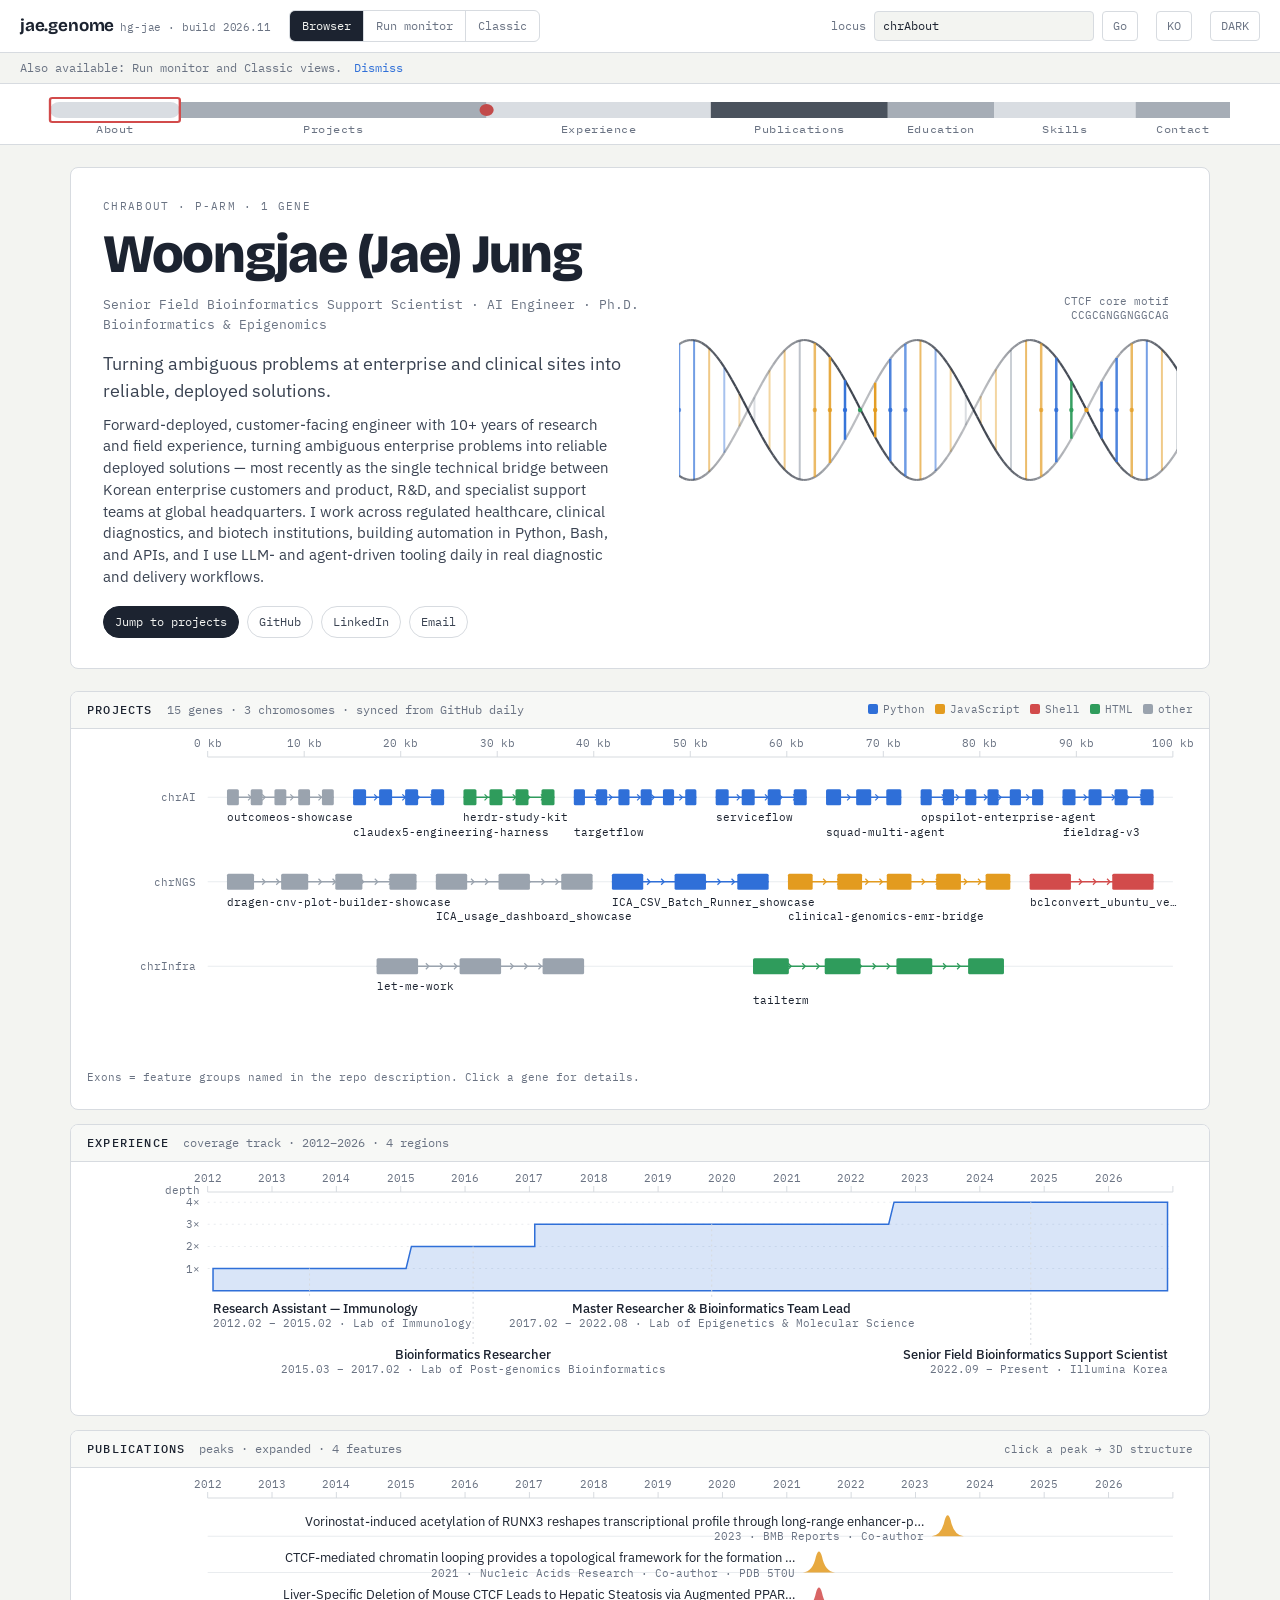
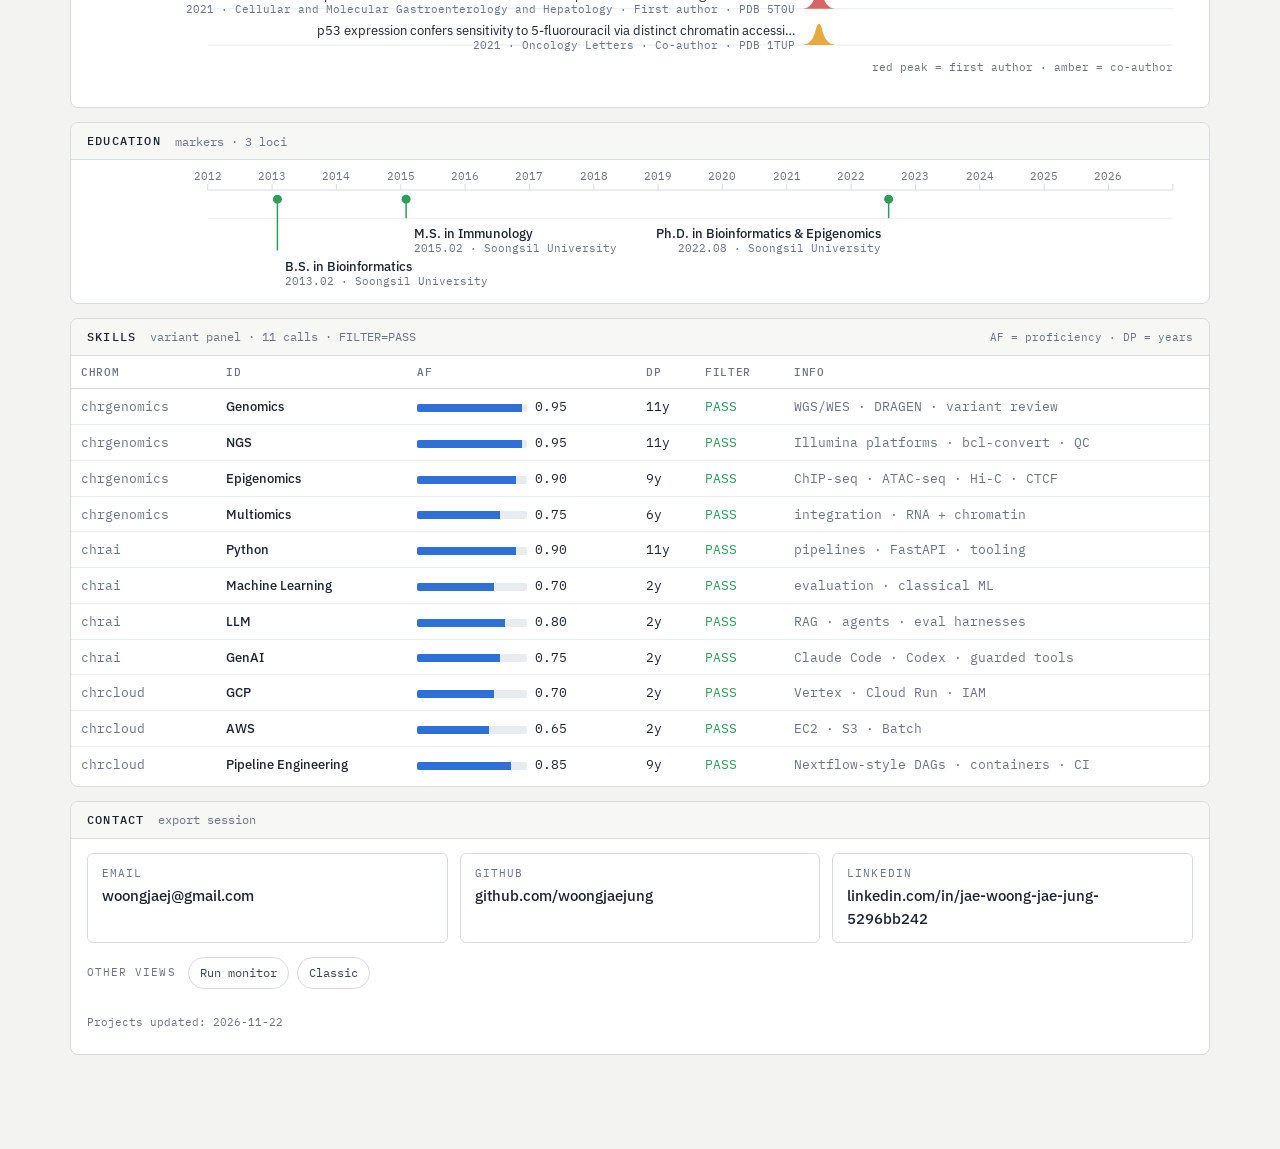
<file: index.html>
<!DOCTYPE html>
<html lang="en" data-theme="light" data-view="browser">
<head>
  <meta charset="utf-8" />
  <meta name="viewport" content="width=device-width, initial-scale=1" />
  <title>Woongjae (Jae) Jung — Bioinformatics · AI</title>
  <meta name="description" content="Portfolio of Woongjae (Jae) Jung — Senior Field Bioinformatics Support Scientist, AI Engineer, Ph.D. Bioinformatics & Epigenomics. Rendered as a genome browser." />
  <meta name="theme-color" content="#f3f4f1" />
  <meta property="og:title" content="Woongjae (Jae) Jung — Bioinformatics · AI" />
  <meta property="og:description" content="Projects as genes, career as coverage, papers as peaks." />
  <meta property="og:type" content="website" />
  <link rel="preconnect" href="https://fonts.googleapis.com" />
  <link rel="preconnect" href="https://fonts.gstatic.com" crossorigin />
  <link href="https://fonts.googleapis.com/css2?family=Bricolage+Grotesque:opsz,wght@12..96,400..800&family=IBM+Plex+Sans:wght@400;500;600&family=IBM+Plex+Mono:wght@400;500&family=Noto+Sans+KR:wght@400;500;700&display=swap" rel="stylesheet" />
  <link rel="stylesheet" href="assets/css/base.css" />
  <link rel="stylesheet" href="assets/css/browser.css" />
  <link rel="icon" href="data:image/svg+xml,<svg xmlns='http://www.w3.org/2000/svg' viewBox='0 0 100 100'><text y='.9em' font-size='90'>🧬</text></svg>" />
  <script>try{var th=localStorage.getItem("theme");if(th==="dark"||th==="light")document.documentElement.dataset.theme=th;}catch(e){}</script>
</head>
<body>
  <a class="skip-link" href="#projects">Skip to projects</a>
  <div id="topbar" class="topbar"></div>
  <div class="ideo"><div class="ideo-inner"><svg id="ideo" viewBox="0 0 1000 46" preserveAspectRatio="none" aria-label="Section navigation drawn as a chromosome ideogram"></svg></div></div>

  <main class="wrap">
    <section class="hero" id="about">
      <div>
        <p class="eyebrow" id="hero-eyebrow" data-i18n="hero_eyebrow"></p>
        <h1 id="hero-name"></h1>
        <p class="tagline" id="hero-tagline"></p>
        <p class="intro" id="hero-intro"></p>
        <p class="about" id="hero-about"></p>
        <div class="chips" id="hero-chips"></div>
      </div>
      <div class="helix">
        <canvas id="helix" aria-hidden="true"></canvas>
        <div class="helix-cap" id="helix-cap"></div>
        <div class="ticker" aria-hidden="true"><span id="ticker"></span></div>
      </div>
    </section>

    <section class="track" id="projects">
      <div class="track-head"><h2 data-i18n="heading_projects"></h2><span class="meta" id="projects-meta"></span><div class="right legend" id="lang-legend"></div></div>
      <div class="track-body"><svg id="genes" aria-label="Projects drawn as genes on chromosome rows"></svg></div>
      <p class="track-note" id="projects-note"></p>
    </section>

    <section class="track" id="experience">
      <div class="track-head"><h2 data-i18n="heading_experience"></h2><span class="meta" id="experience-meta"></span></div>
      <div class="track-body"><svg id="coverage" viewBox="0 0 1100 230" aria-label="Career timeline drawn as a coverage track"></svg></div>
    </section>

    <section class="track" id="publications">
      <div class="track-head"><h2 data-i18n="heading_publications"></h2><span class="meta" id="publications-meta"></span><div class="right egg-hint" id="egg-hint"></div></div>
      <div class="track-body"><svg id="peaks" aria-label="Publications drawn as peaks"></svg></div>
    </section>

    <section class="track" id="education">
      <div class="track-head"><h2 data-i18n="heading_education"></h2><span class="meta" id="education-meta"></span></div>
      <div class="track-body"><svg id="edu" viewBox="0 0 1100 120" aria-label="Degrees drawn as markers on the career timeline"></svg></div>
    </section>

    <section class="track" id="skills">
      <div class="track-head"><h2 data-i18n="heading_skills"></h2><span class="meta" id="skills-meta"></span><div class="right legend" id="skills-legend"></div></div>
      <div class="track-body table-body">
        <table class="vcf" id="vcf"><thead><tr><th>CHROM</th><th>ID</th><th>AF</th><th>DP</th><th>FILTER</th><th class="info-col">INFO</th></tr></thead><tbody></tbody></table>
      </div>
    </section>

    <section class="track" id="contact">
      <div class="track-head"><h2 data-i18n="heading_contact"></h2><span class="meta" id="contact-meta"></span></div>
      <div class="export" id="export"></div>
      <div class="chips footer-views" id="footer-views"></div>
      <p class="track-note" id="footer-updated"></p>
    </section>
  </main>

  <div class="popup" id="popup" role="dialog" aria-label="Gene details" hidden></div>
  <div class="drawer" id="drawer" role="dialog" aria-modal="true" aria-label="Structure viewer" hidden>
    <div class="panel">
      <div class="viewer"><div class="stage" id="stage"></div><div class="loading" id="vload"></div><div class="hud" id="hud"></div></div>
      <div class="side">
        <button class="x" id="dclose" type="button"></button>
        <p class="eyebrow" id="d-eyebrow"></p>
        <h3 id="d-title"></h3>
        <p id="d-role"></p>
        <div class="kv" id="d-kv"></div>
        <p id="d-blurb"></p>
        <div class="btns"><a class="primary" id="d-doi" target="_blank" rel="noopener">DOI</a><a id="d-rcsb" target="_blank" rel="noopener">RCSB</a></div>
      </div>
    </div>
  </div>

  <script type="module" src="assets/js/browser/index.js"></script>
</body>
</html>
</file>
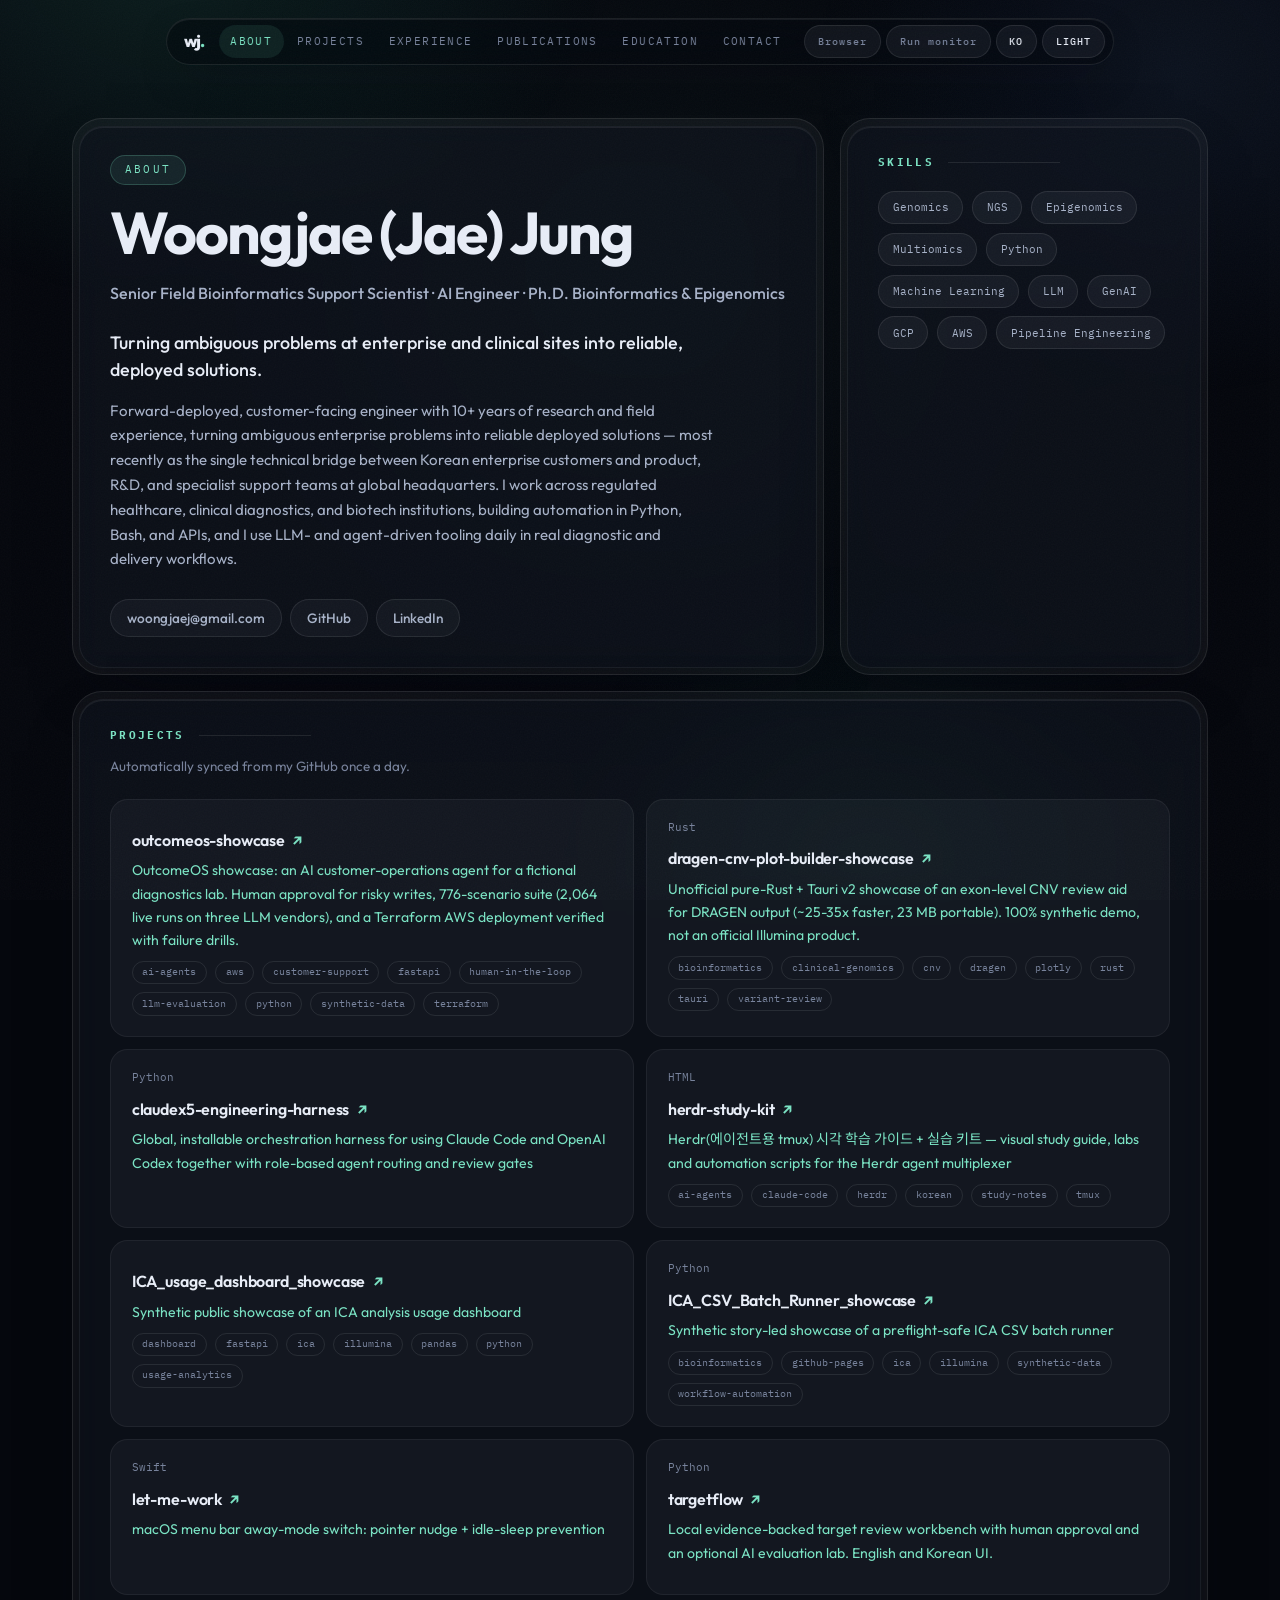
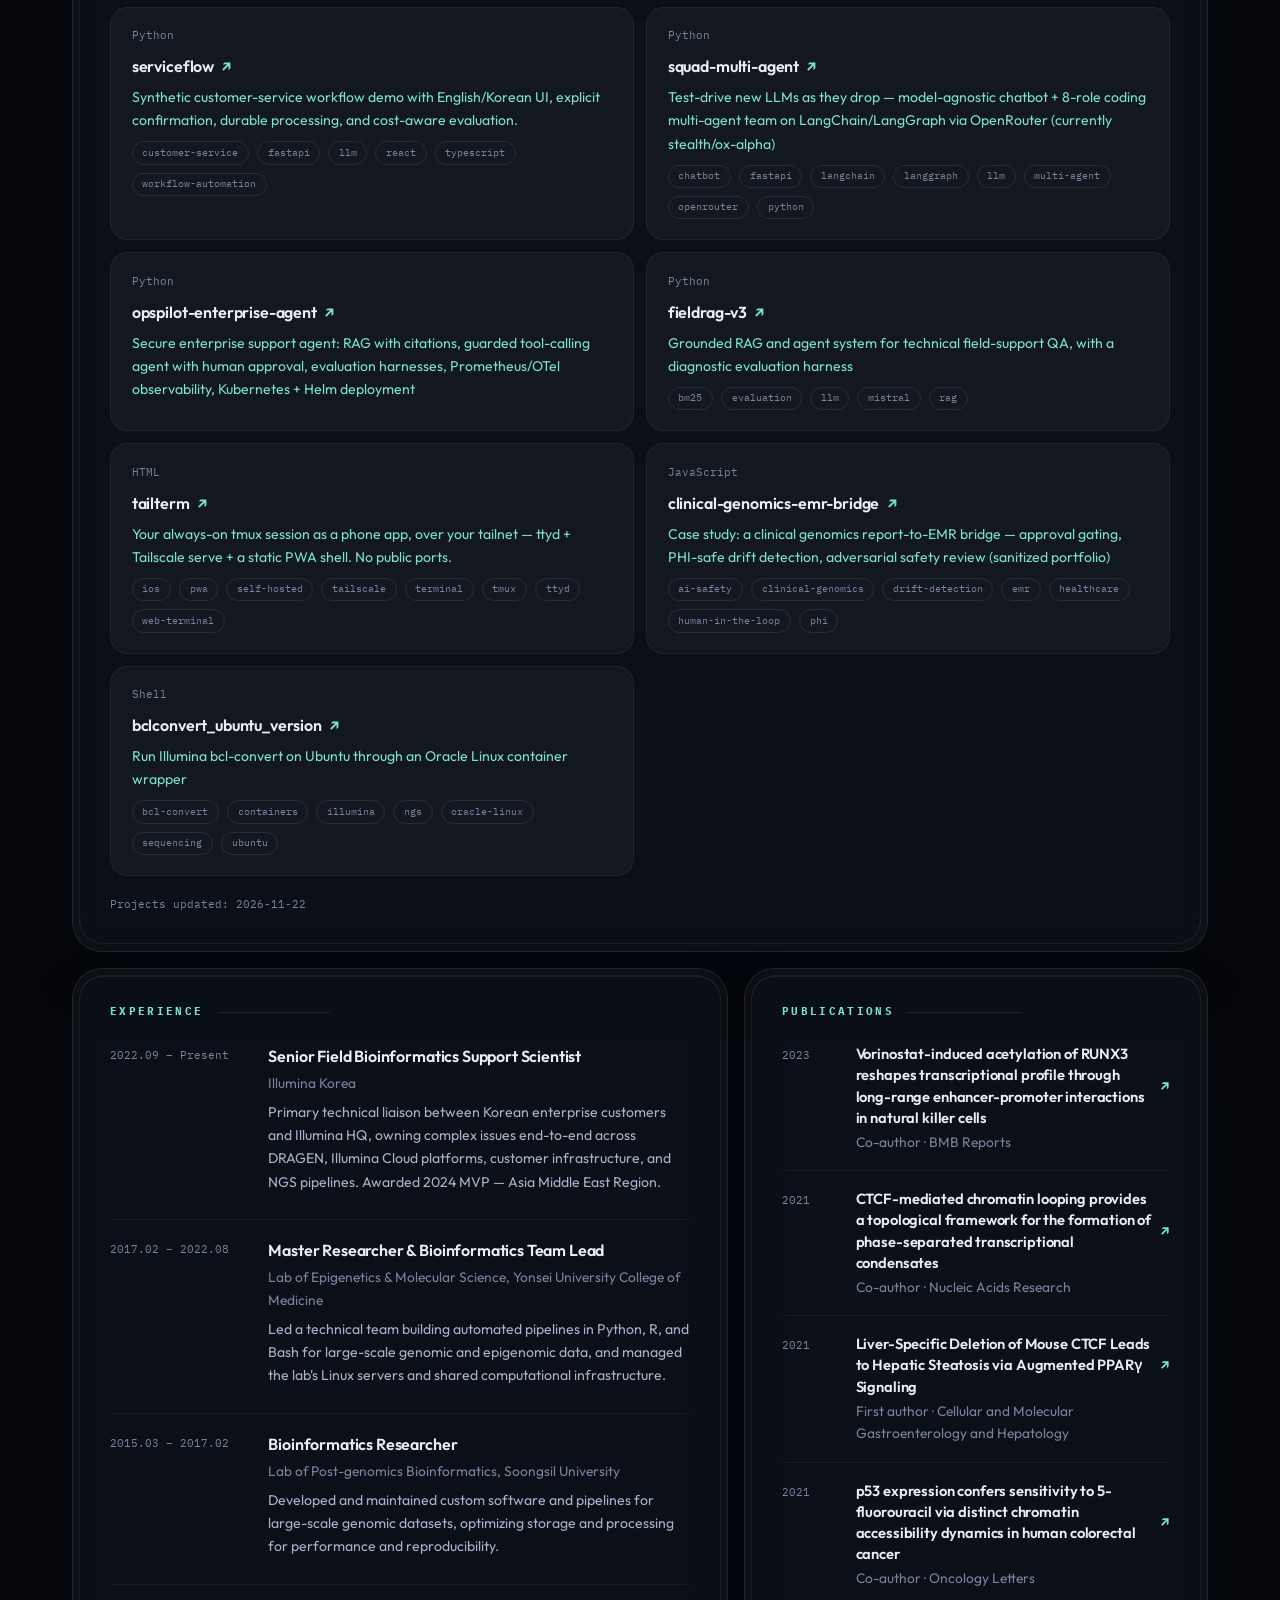
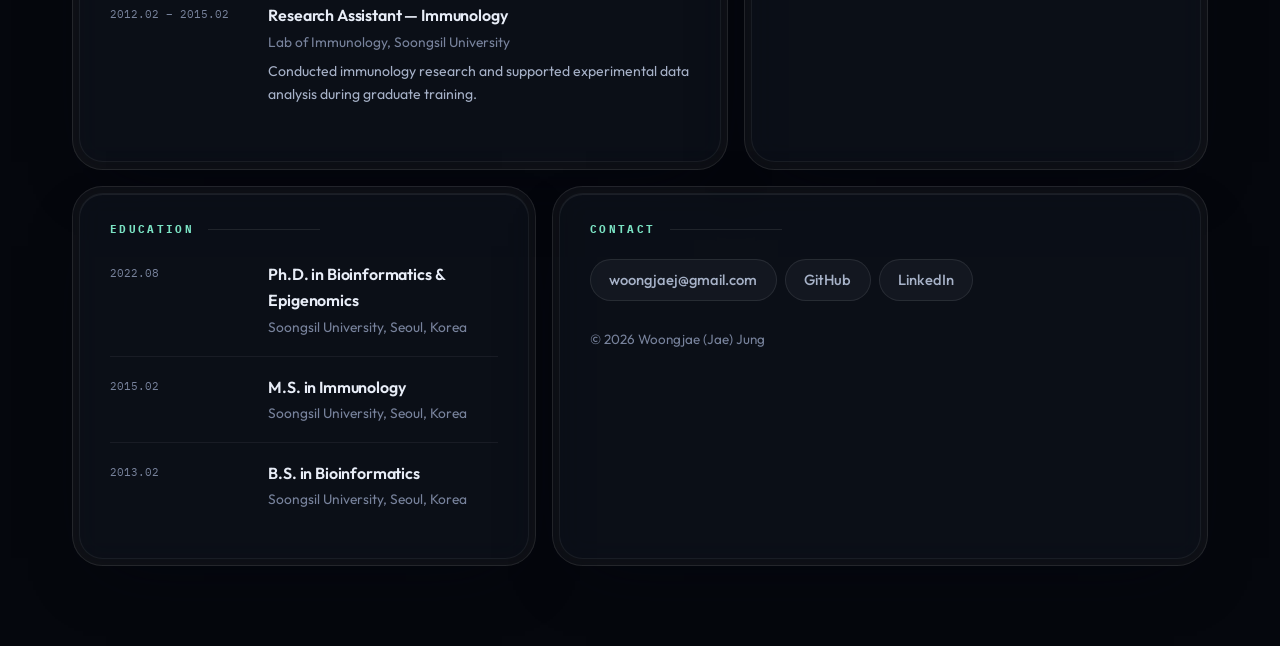
<file: classic.html>
<!DOCTYPE html>
<html lang="en" data-theme="dark">
<head>
  <meta charset="utf-8" />
  <meta name="viewport" content="width=device-width, initial-scale=1" />
  <title>Woongjae (Jae) Jung — Classic view</title>
  <meta name="description" content="Portfolio of Woongjae (Jae) Jung — Senior Field Bioinformatics Support Scientist, AI Engineer, Ph.D. Bioinformatics & Epigenomics." />
  <meta name="theme-color" content="#05070d" />
  <meta property="og:title" content="Woongjae (Jae) Jung — Bioinformatics · AI" />
  <meta property="og:description" content="Senior Field Bioinformatics Support Scientist · AI Engineer · Ph.D. Bioinformatics & Epigenomics" />
  <meta property="og:type" content="website" />
  <link rel="preconnect" href="https://fonts.googleapis.com" />
  <link rel="preconnect" href="https://fonts.gstatic.com" crossorigin />
  <link href="https://fonts.googleapis.com/css2?family=Outfit:wght@400;500;600;700;800&family=IBM+Plex+Mono:wght@400;500&family=Noto+Sans+KR:wght@400;500;700&display=swap" rel="stylesheet" />
  <link rel="stylesheet" href="assets/css/style.css" />
  <link rel="icon" href="data:image/svg+xml,<svg xmlns='http://www.w3.org/2000/svg' viewBox='0 0 100 100'><text y='.9em' font-size='90'>🧬</text></svg>" />
</head>
<body>
  <a class="skip-link" href="#about">Skip to content</a>

  <div id="spotlight" aria-hidden="true"></div>
  <div class="orbs" aria-hidden="true"></div>
  <div class="grain" aria-hidden="true"></div>

  <nav id="site-nav" aria-label="Sections">
    <a class="brand" href="#about" aria-label="Woongjae Jung — home">wj<span class="brand-dot">.</span></a>
    <div class="nav-links">
      <a class="side-link" href="#about" data-i18n="nav_about"></a>
      <a class="side-link" href="#projects" data-i18n="nav_projects"></a>
      <a class="side-link" href="#experience" data-i18n="nav_experience" data-section-link="experience"></a>
      <a class="side-link" href="#publications" data-i18n="nav_publications" data-section-link="publications"></a>
      <a class="side-link" href="#education" data-i18n="nav_education" data-section-link="education"></a>
      <a class="side-link" href="#contact" data-i18n="nav_contact"></a>
    </div>
    <div class="toggles">
      <a class="toggle view-link" href="index.html?view=browser" data-view="browser" data-i18n="view_browser"></a>
      <a class="toggle view-link" href="run.html" data-view="run" data-i18n="view_run"></a>
      <button id="lang-toggle" class="toggle" type="button" aria-label="Switch to Korean">KO</button>
      <button id="theme-toggle" class="toggle" type="button" aria-label="Switch to light theme">LIGHT</button>
    </div>
  </nav>

  <main>
    <div class="bento">

      <section id="about" class="section bento-card hero-card" style="--d: 0ms">
        <div class="card-core">
          <p class="eyebrow" data-i18n="heading_about"></p>
          <h1 id="hero-name"></h1>
          <p id="hero-tagline" class="tagline"></p>
          <p id="about-text" class="intro"></p>
          <p id="about-full" class="body-text"></p>
          <div id="contact-links" class="chip-row hero-links"></div>
        </div>
      </section>

      <section class="section bento-card skills-card" style="--d: 90ms" aria-label="Skills">
        <div class="card-core">
          <h2 class="label" data-i18n="heading_skills"></h2>
          <div id="skill-list" class="chip-row skill-cloud"></div>
        </div>
      </section>

      <section id="projects" class="section bento-card projects-card" style="--d: 160ms">
        <div class="card-core">
          <h2 class="label" data-i18n="heading_projects"></h2>
          <p class="muted small note" data-i18n="projects_auto_note"></p>
          <div id="project-grid"></div>
          <p id="projects-updated" class="muted small updated"></p>
        </div>
      </section>

      <section id="experience" class="section bento-card experience-card" style="--d: 0ms" hidden>
        <div class="card-core">
          <h2 class="label" data-i18n="heading_experience"></h2>
          <div id="experience-list" class="entry-list"></div>
        </div>
      </section>

      <section id="publications" class="section bento-card publications-card" style="--d: 90ms" hidden>
        <div class="card-core">
          <h2 class="label" data-i18n="heading_publications"></h2>
          <div id="publication-list" class="entry-list"></div>
        </div>
      </section>

      <section id="education" class="section bento-card education-card" style="--d: 0ms" hidden>
        <div class="card-core">
          <h2 class="label" data-i18n="heading_education"></h2>
          <div id="education-list" class="entry-list"></div>
        </div>
      </section>

      <section id="contact" class="section bento-card contact-card" style="--d: 90ms">
        <div class="card-core">
          <h2 class="label" data-i18n="heading_contact"></h2>
          <div id="contact-links-main" class="chip-row contact-row"></div>
          <p class="muted small footer-note">© <span id="year"></span> Woongjae (Jae) Jung</p>
        </div>
      </section>

    </div>
  </main>

  <script type="module" src="assets/js/main.js"></script>
</body>
</html>
</file>
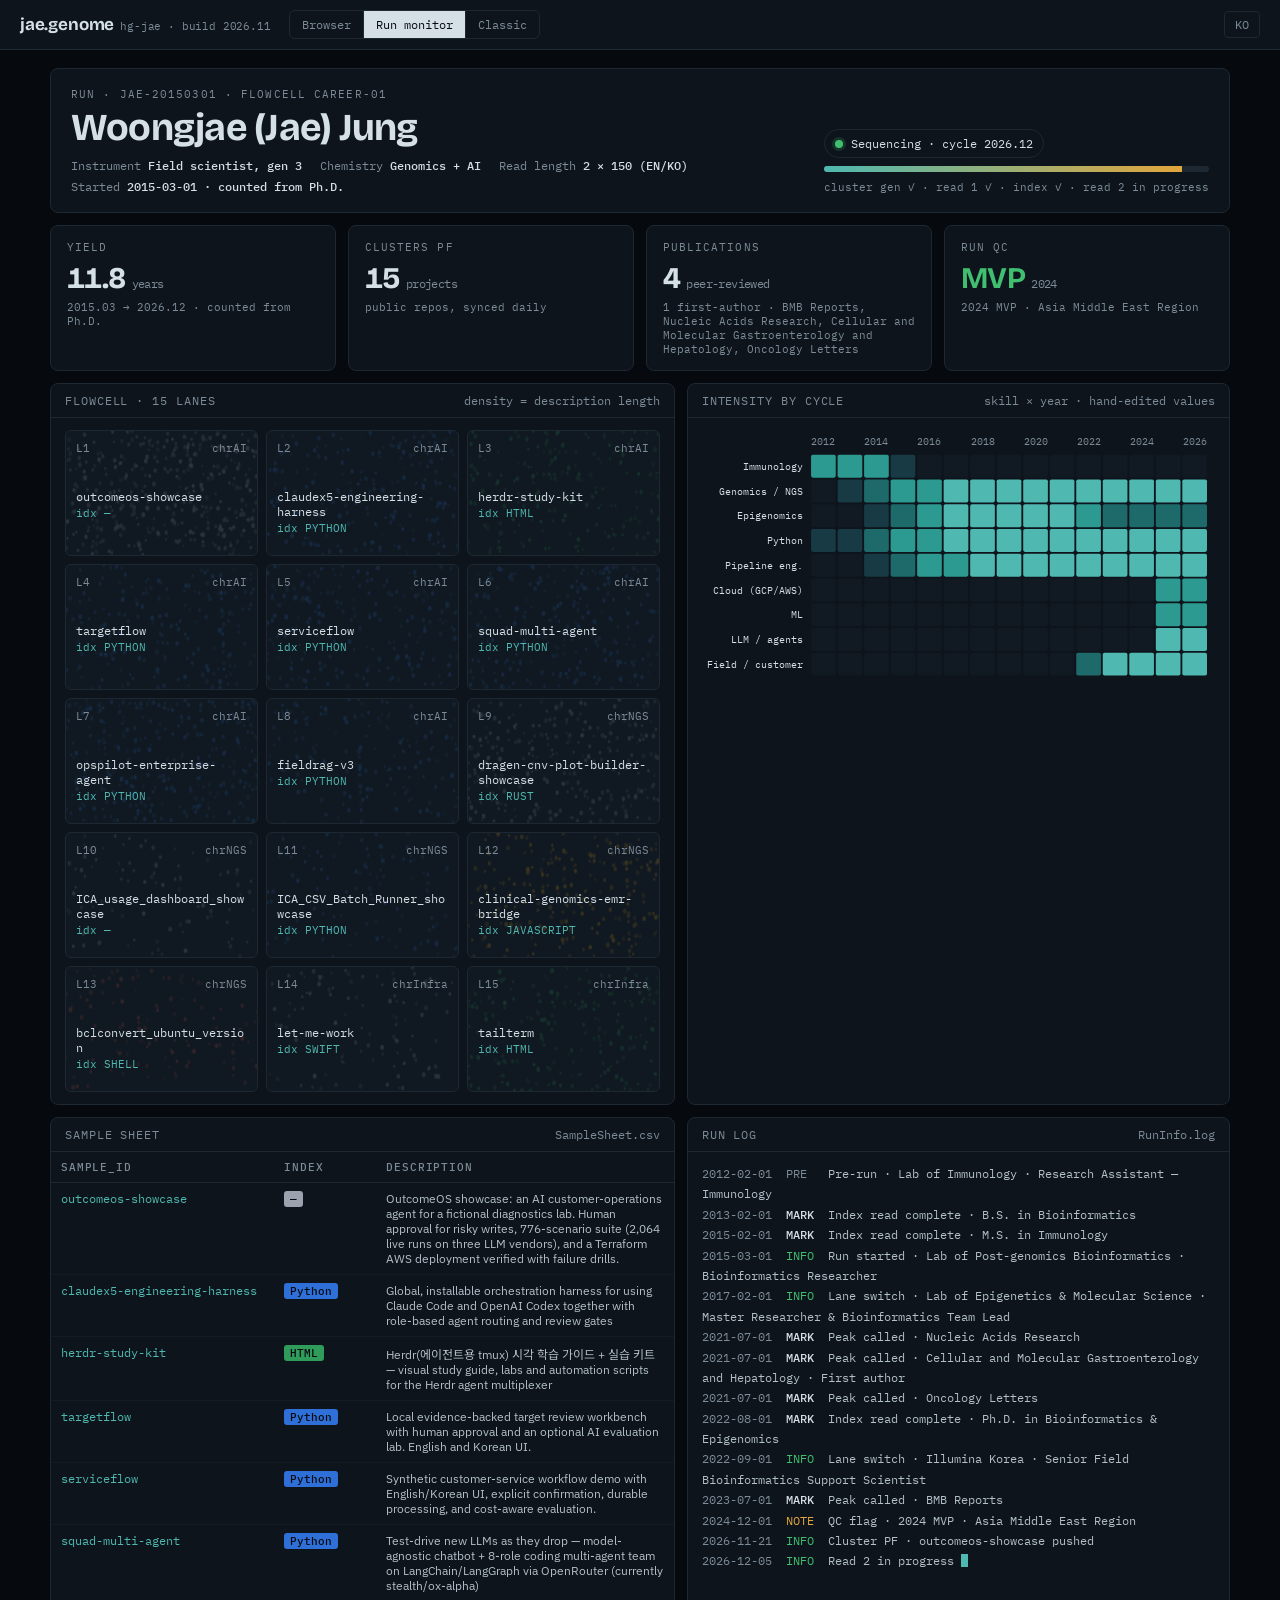
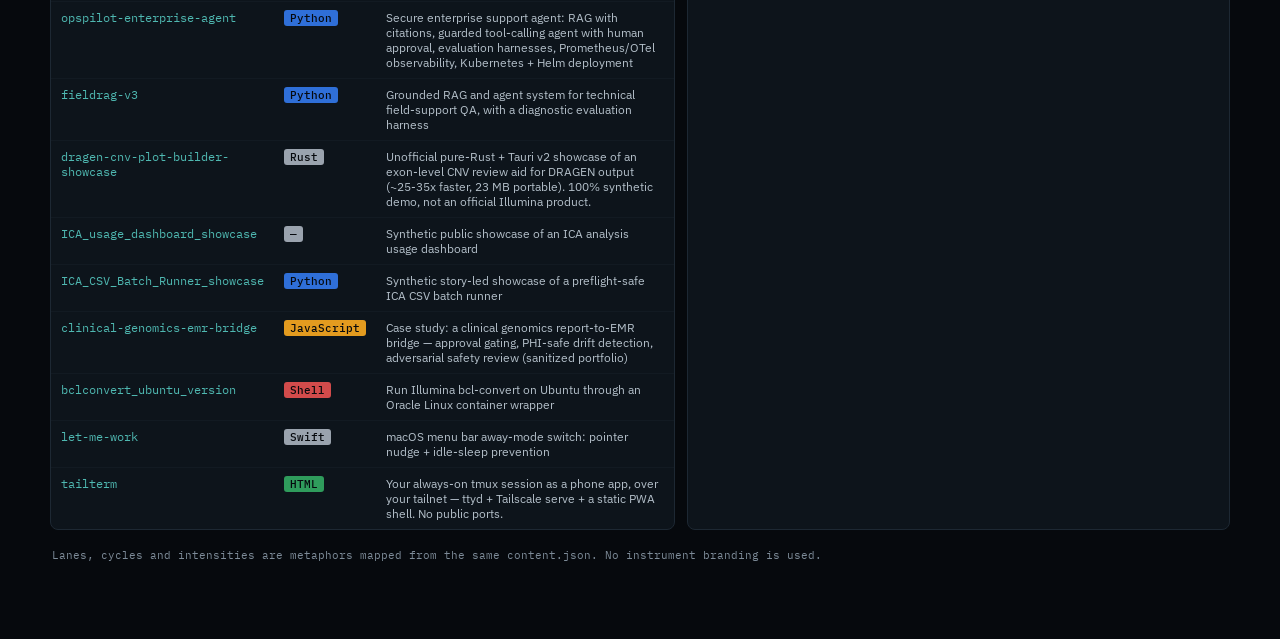
<file: run.html>
<!DOCTYPE html>
<html lang="en" data-theme="dark" data-view="run">
<head>
  <meta charset="utf-8" />
  <meta name="viewport" content="width=device-width, initial-scale=1" />
  <title>Woongjae (Jae) Jung — Run monitor</title>
  <meta name="description" content="Career of Woongjae (Jae) Jung shown as a sequencing run: lanes, cycles, sample sheet." />
  <meta name="theme-color" content="#06090d" />
  <link rel="preconnect" href="https://fonts.googleapis.com" />
  <link rel="preconnect" href="https://fonts.gstatic.com" crossorigin />
  <link href="https://fonts.googleapis.com/css2?family=Bricolage+Grotesque:opsz,wght@12..96,400..800&family=IBM+Plex+Sans:wght@400;500;600&family=IBM+Plex+Mono:wght@400;500&family=Noto+Sans+KR:wght@400;500;700&display=swap" rel="stylesheet" />
  <link rel="stylesheet" href="assets/css/base.css" />
  <link rel="stylesheet" href="assets/css/run.css" />
  <link rel="icon" href="data:image/svg+xml,<svg xmlns='http://www.w3.org/2000/svg' viewBox='0 0 100 100'><text y='.9em' font-size='90'>🧬</text></svg>" />
</head>
<body class="rm">
  <div id="topbar" class="topbar"></div>
  <main class="wrap">
    <div class="rm-head">
      <div>
        <div class="id" id="run-id"></div>
        <h1 id="run-name"></h1>
        <div class="sub" id="run-sub"></div>
      </div>
      <div class="status">
        <span class="pill"><span class="dot"></span><span id="run-status"></span></span>
        <div class="bar"><i></i></div>
        <div class="cyc" id="run-progress"></div>
      </div>
    </div>
    <div class="rm-grid" id="tiles"></div>
    <div class="rm-two">
      <div class="panel"><div class="ph"><span id="flowcell-title"></span><span class="r" id="flowcell-note"></span></div><div class="pb"><div class="flowcell" id="flowcell"></div></div></div>
      <div class="panel"><div class="ph"><span id="heat-title"></span><span class="r" id="heat-note"></span></div><div class="pb"><svg class="heat" id="heat" aria-label="Skill intensity by year"></svg></div></div>
    </div>
    <div class="rm-two">
      <div class="panel"><div class="ph"><span id="sheet-title"></span><span class="r">SampleSheet.csv</span></div><div class="pb" style="padding:0"><table class="sheet" id="sheet"><thead><tr><th>Sample_ID</th><th>Index</th><th>Description</th></tr></thead><tbody></tbody></table></div></div>
      <div class="panel"><div class="ph"><span id="log-title"></span><span class="r">RunInfo.log</span></div><pre class="log" id="log"></pre></div>
    </div>
    <p class="rm-note" id="run-note"></p>
  </main>
  <script type="module" src="assets/js/run/index.js"></script>
</body>
</html>
</file>
<file: assets/css/base.css>
/* Shared shell: top bar + hint bar. Tokens here are consumed by browser.css / run.css. */
:root {
  --tb-bg: #ffffff; --tb-ink: #1c2330; --tb-muted: #6a7383; --tb-rule: #d7dbe0; --tb-paper: #f3f4f1; --tb-accent: #2f6fd8;
  --mono: "IBM Plex Mono", ui-monospace, SFMono-Regular, Menlo, monospace;
  --sans: "IBM Plex Sans", "Noto Sans KR", system-ui, -apple-system, "Segoe UI", sans-serif;
  --disp: "Bricolage Grotesque", "IBM Plex Sans", "Noto Sans KR", system-ui, sans-serif;
}
:root[data-theme="dark"] { --tb-bg: #161b23; --tb-ink: #e7eaef; --tb-muted: #8b94a1; --tb-rule: #2a313c; --tb-paper: #0f1319; --tb-accent: #5f93ea; }
:root[data-view="run"] { --tb-bg: #0d141b; --tb-ink: #d5dfe6; --tb-muted: #7d8b98; --tb-rule: #1d2833; --tb-paper: #06090d; --tb-accent: #4fb8b1; }

.topbar { position: sticky; top: 0; z-index: 30; display: flex; align-items: center; gap: 18px; padding: 10px 20px; flex-wrap: wrap; row-gap: 8px;
  background: var(--tb-bg); border-bottom: 1px solid var(--tb-rule); color: var(--tb-ink); font-family: var(--sans); }
.topbar .brand { font-family: var(--disp); font-weight: 700; font-size: 17px; letter-spacing: -.01em; color: inherit; text-decoration: none; display: flex; align-items: baseline; gap: 6px; }
.topbar .brand small { font-family: var(--mono); font-weight: 400; font-size: 11px; color: var(--tb-muted); }
.topbar .views { display: flex; border: 1px solid var(--tb-rule); border-radius: 6px; overflow: hidden; }
.topbar .views a { padding: 6px 12px; font-family: var(--mono); font-size: 12px; color: var(--tb-muted); text-decoration: none; border-right: 1px solid var(--tb-rule); }
.topbar .views a:last-child { border-right: 0; }
.topbar .views a[aria-current="page"] { background: var(--tb-ink); color: var(--tb-paper); }
.topbar .locus { margin-left: auto; display: flex; align-items: center; gap: 8px; font-family: var(--mono); font-size: 12px; color: var(--tb-muted); }
.topbar .locus input { font: inherit; color: var(--tb-ink); background: var(--tb-paper); border: 1px solid var(--tb-rule); border-radius: 4px; padding: 5px 8px; width: 220px; }
.topbar .locus .go, .topbar .tb-toggle { font: inherit; font-family: var(--mono); font-size: 12px; padding: 5px 10px; border: 1px solid var(--tb-rule); border-radius: 4px; background: none; color: var(--tb-muted); cursor: pointer; }
.topbar .locus[hidden] + .tb-toggle { margin-left: auto; }
.topbar :focus-visible { outline: 2px solid var(--tb-accent); outline-offset: 2px; }
.hintbar { display: flex; gap: 12px; align-items: center; padding: 6px 20px; font-family: var(--mono); font-size: 12px; color: var(--tb-muted); background: var(--tb-paper); border-bottom: 1px solid var(--tb-rule); }
.hintbar button { font: inherit; background: none; border: 0; color: var(--tb-accent); cursor: pointer; padding: 0; }
.load-error { font-family: var(--sans); padding: 24px; }
[hidden] { display: none !important; } /* author display rules above must not defeat the hidden attribute */
@media (max-width: 760px) { .topbar { gap: 10px; padding: 8px 12px; } .topbar .locus input { width: 130px; } .topbar .brand small { display: none; } .topbar .locus { display: none; } .topbar .views a { padding: 6px 9px; } }
</file>
<file: assets/css/browser.css>
/* Browser view: hero, ideogram, tracks (genes/coverage/peaks/edu), skills table, contact, popup, structure drawer.
   Ported from docs/design/genome-browser-mockup.html; top bar / gate / run-monitor / classic rules live in base.css / run.css / classic.css. */
:root{
  --paper:#f3f4f1; --surface:#ffffff; --ink:#1c2330; --body:#3a4352; --muted:#6a7383; --rule:#d7dbe0; --rule-soft:#e9ecef;
  --nA:#2f9c5c; --nC:#2f6fd8; --nG:#e39b1f; --nT:#d24b4b; --nN:#9aa3ae;
  --locus:#d24b4b; --band1:#d9dde2; --band2:#a6adb6; --band3:#4a525d; --cen:#c24a4a;
  --track-head:#f7f8f6; --hover:#eef1f5; --shadow:0 12px 32px rgba(28,35,48,.14);
}
:root[data-theme="dark"]{ --paper:#0f1319; --surface:#161b23; --ink:#e7eaef; --body:#c3c9d2; --muted:#8b94a1; --rule:#2a313c; --rule-soft:#1f2530;
  --nA:#4cbf78; --nC:#5f93ea; --nG:#f0b247; --nT:#ea6b6b; --nN:#6f7884; --band1:#2c333d; --band2:#4a535e; --band3:#9aa3ae; --track-head:#131820; --hover:#1b212b; --shadow:0 12px 32px rgba(0,0,0,.5); }
*{box-sizing:border-box}
html{scroll-padding-top:120px}
body{margin:0;background:var(--paper);color:var(--ink);font-family:var(--sans);font-size:15px;line-height:1.5;-webkit-font-smoothing:antialiased}
a{color:inherit}
button{font:inherit;color:inherit;background:none;border:0;cursor:pointer}
:focus-visible{outline:2px solid var(--nC);outline-offset:2px}
.mono{font-family:var(--mono)}
.skip-link{position:absolute;left:-999px}
.skip-link:focus{left:12px;top:60px;background:var(--surface);padding:8px;z-index:50}

/* ---------- ideogram ---------- */
.ideo{position:sticky;top:var(--topbar-h,49px);z-index:25;background:var(--surface);border-bottom:1px solid var(--rule);padding:8px 20px 6px}
.ideo-inner{max-width:1180px;margin:0 auto}
.ideo svg{width:100%;height:46px;display:block;overflow:visible}
.ideo .band{cursor:pointer}
.ideo .band:hover{opacity:.85}
.ideo text{font-family:var(--mono);font-size:10px;fill:var(--muted);pointer-events:none}
.ideo .loc{fill:none;stroke:var(--locus);stroke-width:2;transition:x .35s cubic-bezier(.2,.8,.2,1),width .35s cubic-bezier(.2,.8,.2,1)}

/* ---------- page ---------- */
.wrap{max-width:1180px;margin:0 auto;padding:22px 20px 80px}
.hero{display:grid;grid-template-columns:minmax(0,1.1fr) minmax(0,1fr);gap:28px;align-items:center;border:1px solid var(--rule);background:var(--surface);border-radius:8px;padding:30px 32px;margin-bottom:22px}
@media (max-width:820px){ .hero{grid-template-columns:1fr;padding:22px} }
.eyebrow{font-family:var(--mono);font-size:11px;letter-spacing:.12em;text-transform:uppercase;color:var(--muted);margin:0 0 12px}
h1{font-family:var(--disp);font-size:clamp(34px,4.6vw,54px);line-height:1.02;letter-spacing:-.025em;margin:0 0 12px;font-weight:800;text-wrap:balance}
.tagline{font-family:var(--mono);font-size:12.5px;color:var(--muted);margin:0 0 16px;line-height:1.6}
.intro{font-size:18px;color:var(--body);margin:0 0 10px;max-width:34em;text-wrap:pretty}
.about{font-size:14.5px;color:var(--body);margin:0 0 18px;max-width:36em}
.chips{display:flex;flex-wrap:wrap;gap:8px}
.chip{font-family:var(--mono);font-size:12px;padding:6px 11px;border:1px solid var(--rule);border-radius:999px;text-decoration:none;color:var(--body)}
.chip:hover{background:var(--hover)}
.chip.primary{background:var(--ink);color:var(--paper);border-color:var(--ink)}
.helix{position:relative;min-height:260px}
.helix canvas{width:100%;height:260px;display:block}
.ticker{position:absolute;left:0;right:0;bottom:-2px;font-family:var(--mono);font-size:11px;letter-spacing:.18em;color:var(--muted);white-space:nowrap;overflow:hidden;mask-image:linear-gradient(90deg,transparent,#000 12%,#000 88%,transparent)}
.ticker span{display:inline-block;padding-left:100%;animation:tick 28s linear infinite;animation-delay:-12s}
.ticker b{font-weight:500}
.ticker .A{color:var(--nA)} .ticker .C{color:var(--nC)} .ticker .G{color:var(--nG)} .ticker .T{color:var(--nT)}
@keyframes tick{to{transform:translateX(-100%)}}
.helix-cap{position:absolute;top:6px;right:8px;font-family:var(--mono);font-size:10.5px;color:var(--muted);text-align:right;line-height:1.4}

/* ---------- tracks ---------- */
.track{border:1px solid var(--rule);background:var(--surface);border-radius:8px;margin-bottom:14px;overflow:hidden}
.track-head{display:flex;align-items:center;gap:14px;padding:9px 16px;background:var(--track-head);border-bottom:1px solid var(--rule)}
.track-head h2{font-family:var(--mono);font-size:12px;letter-spacing:.1em;text-transform:uppercase;margin:0;font-weight:500}
.track-head .meta{font-family:var(--mono);font-size:11.5px;color:var(--muted)}
.track-head .right{margin-left:auto;display:flex;gap:10px;align-items:center}
.legend{display:flex;gap:12px;font-family:var(--mono);font-size:11px;color:var(--muted)}
.legend i{display:inline-block;width:10px;height:10px;border-radius:2px;vertical-align:-1px;margin-right:5px}
.track-body{padding:8px 16px 14px;overflow-x:auto}
.track-body svg{display:block;min-width:720px;width:100%}
.table-body{padding:0 0 4px}
.rulertxt{font-family:var(--mono);font-size:10.5px;fill:var(--muted)}
.rowlbl{font-family:var(--mono);font-size:11px;fill:var(--muted)}
.genelbl{font-family:var(--mono);font-size:11px;fill:var(--ink)}
.gene{cursor:pointer}
.gene:hover .exon{filter:brightness(1.08)}
.gene:hover .genelbl{text-decoration:underline}
.gene .hit{fill:transparent}
.gene:focus-visible{outline:none}
.gene:focus-visible .hit{fill:rgba(47,111,216,.1)}
.peak{cursor:pointer}
.peak:hover .peaklbl{text-decoration:underline}
.peaklbl{font-family:var(--sans);font-size:12.5px;fill:var(--ink)}
.peakmeta{font-family:var(--mono);font-size:10.5px;fill:var(--muted)}
.covlbl{font-family:var(--sans);font-size:12.5px;fill:var(--ink);font-weight:500}
.covmeta{font-family:var(--mono);font-size:10.5px;fill:var(--muted)}
.track-note{font-family:var(--mono);font-size:11px;color:var(--muted);padding:0 16px 12px}

/* variant table */
table.vcf{width:100%;border-collapse:collapse;font-family:var(--mono);font-size:12.5px}
table.vcf th{text-align:left;font-weight:500;color:var(--muted);padding:8px 10px;border-bottom:1px solid var(--rule);font-size:11px;letter-spacing:.06em}
table.vcf td{padding:8px 10px;border-bottom:1px solid var(--rule-soft);vertical-align:middle;white-space:nowrap}
table.vcf tr:last-child td{border-bottom:0}
table.vcf .af{display:inline-block;width:110px;height:8px;background:var(--rule-soft);border-radius:2px;vertical-align:middle;margin-right:8px;overflow:hidden}
table.vcf .af i{display:block;height:100%;background:var(--nC)}
table.vcf .pass{color:var(--nA)}
table.vcf .chrom{color:var(--muted)}
table.vcf td.id{font-family:var(--sans);font-weight:500}

/* contact / export */
.export{display:grid;grid-template-columns:repeat(auto-fit,minmax(200px,1fr));gap:12px;padding:14px 16px}
.export a{display:flex;flex-direction:column;gap:4px;padding:12px 14px;border:1px solid var(--rule);border-radius:6px;text-decoration:none}
.export a:hover{background:var(--hover)}
.export .k{font-family:var(--mono);font-size:10.5px;letter-spacing:.1em;text-transform:uppercase;color:var(--muted)}
.export .v{font-weight:500}
.footer-views{padding:0 16px 14px;align-items:center}
.footer-views .k{font-family:var(--mono);font-size:10.5px;letter-spacing:.1em;text-transform:uppercase;color:var(--muted);margin-right:4px}

/* popup */
.popup{position:absolute;z-index:40;width:min(360px,92vw);background:var(--surface);border:1px solid var(--rule);border-radius:6px;box-shadow:var(--shadow);padding:0;font-size:13px}
.popup{position:fixed;max-height:calc(100vh - 24px);overflow:auto}
.popup header{display:flex;align-items:center;gap:8px;padding:9px 12px;border-bottom:1px solid var(--rule);font-family:var(--mono);font-size:12px}
.popup header b{font-weight:500}
.popup header .x{margin-left:auto;color:var(--muted);padding:2px 6px}
.popup dl{margin:0;padding:10px 12px;display:grid;grid-template-columns:auto 1fr;gap:5px 12px}
.popup dt{font-family:var(--mono);font-size:11px;color:var(--muted);letter-spacing:.06em}
.popup dd{margin:0;color:var(--body)}
.popup .tags{display:flex;flex-wrap:wrap;gap:4px}
.popup .tags span{font-family:var(--mono);font-size:10.5px;border:1px solid var(--rule);padding:1px 6px;border-radius:3px}
.popup footer{padding:8px 12px 12px}
.popup footer a{font-family:var(--mono);font-size:12px;display:inline-block;padding:6px 10px;border:1px solid var(--ink);border-radius:4px;text-decoration:none}

/* structure drawer (easter egg) */
.drawer{position:fixed;inset:0;z-index:50;display:grid;place-items:center;background:rgba(10,14,20,.55);backdrop-filter:blur(3px)}
.drawer .panel{width:min(960px,94vw);height:min(620px,90vh);background:var(--surface);border:1px solid var(--rule);border-radius:10px;box-shadow:var(--shadow);display:grid;grid-template-columns:minmax(0,1fr) 300px;overflow:hidden}
@media (max-width:760px){ .drawer .panel{grid-template-columns:1fr;grid-template-rows:1fr auto} }
.viewer{position:relative;background:#0b1118;min-height:280px}
.viewer .stage{position:absolute;inset:0}
.viewer .loading{position:absolute;inset:0;display:grid;place-items:center;font-family:var(--mono);font-size:12px;color:#8b94a1}
.viewer .hud{position:absolute;left:12px;bottom:10px;font-family:var(--mono);font-size:11px;color:#8b94a1;line-height:1.5}
.viewer .hud b{color:#e7eaef;font-weight:500}
.side{padding:18px 18px 16px;display:flex;flex-direction:column;gap:10px;overflow:auto}
.side .x{align-self:flex-end;color:var(--muted);font-family:var(--mono);font-size:12px}
.drawer .side .x{cursor:pointer;background:none;border:0}
.side h3{font-family:var(--disp);font-size:19px;line-height:1.2;margin:0;letter-spacing:-.01em}
.side p{margin:0;font-size:13.5px;color:var(--body)}
.side .kv{font-family:var(--mono);font-size:11.5px;color:var(--muted);display:grid;grid-template-columns:auto 1fr;gap:3px 10px}
.side .kv b{color:var(--ink);font-weight:500}
.side .btns{display:flex;gap:8px;flex-wrap:wrap;margin-top:auto}
.side .btns a,.side .btns button{font-family:var(--mono);font-size:12px;padding:7px 10px;border:1px solid var(--rule);border-radius:4px;text-decoration:none}
.side .btns .primary{background:var(--ink);color:var(--paper);border-color:var(--ink)}
.egg-hint{font-family:var(--mono);font-size:11px;color:var(--muted)}

@media (max-width:600px){
  .info-col, table.vcf td:nth-child(6){display:none}
  .ideo text{display:none}
  .ideo text.current{display:block}
  .track-head{flex-wrap:wrap}
  .track-head .right{margin-left:0}
}

@media (prefers-reduced-motion: reduce){
  .ticker span{animation:none;padding-left:0}
  .ideo .loc{transition:none}
}
</file>
<file: assets/css/style.css>
/* ══════════════════════════════════════════════════════════
   Bento grid redesign — ethereal glass on deep navy-black.
   One mint accent, Outfit display type, IBM Plex Mono labels.
   ══════════════════════════════════════════════════════════ */

:root {
  color-scheme: dark;
  --bg: #05070d;
  --core-bg: rgba(10, 15, 26, 0.55);
  --core-border: rgba(255, 255, 255, 0.06);
  --shell-bg: rgba(255, 255, 255, 0.04);
  --card-border: rgba(255, 255, 255, 0.09);
  --text: #e8edf7;
  --text-body: #a7b2c8;
  --muted: #78839c;
  --accent: #7be3c4;
  --accent-soft: rgba(123, 227, 196, 0.09);
  --glow: rgba(123, 227, 196, 0.22);
  --shadow: rgba(2, 6, 16, 0.65);
  --spot: rgba(123, 227, 196, 0.045);
  --edge-light: rgba(255, 255, 255, 0.07);
  --ease: cubic-bezier(0.32, 0.72, 0, 1);
  --radius: 1.9rem;
  --shell-pad: 0.4rem;
  --font-sans: "Outfit", "Noto Sans KR", -apple-system, BlinkMacSystemFont,
    "Segoe UI", "Malgun Gothic", sans-serif;
  --font-mono: "IBM Plex Mono", ui-monospace, SFMono-Regular, Menlo, Consolas,
    monospace;
}

:root[data-theme="light"] {
  color-scheme: light;
  --bg: #eef1f6;
  --core-bg: rgba(255, 255, 255, 0.72);
  --core-border: rgba(19, 28, 48, 0.06);
  --shell-bg: rgba(19, 28, 48, 0.035);
  --card-border: rgba(19, 28, 48, 0.1);
  --text: #131c30;
  --text-body: #46516b;
  --muted: #67718c;
  --accent: #0c7a68;
  --accent-soft: rgba(12, 122, 104, 0.08);
  --glow: rgba(12, 122, 104, 0.18);
  --shadow: rgba(23, 32, 54, 0.16);
  --spot: rgba(12, 122, 104, 0.04);
  --edge-light: rgba(255, 255, 255, 0.65);
}

* { box-sizing: border-box; }

html {
  scroll-behavior: smooth;
  scroll-padding-top: 6.5rem;
}

body {
  margin: 0;
  background: var(--bg);
  color: var(--text-body);
  font-family: var(--font-sans);
  font-size: 16px;
  line-height: 1.65;
  transition: background 0.4s ease, color 0.4s ease;
  -webkit-font-smoothing: antialiased;
}

a { color: var(--accent); text-decoration: none; }
a:hover { text-decoration: underline; }
.muted { color: var(--muted); }
.small { font-size: 0.84rem; }

::selection { background: var(--glow); color: var(--text); }

.skip-link {
  position: fixed;
  top: 0.75rem;
  left: 0.75rem;
  z-index: 100;
  padding: 0.5rem 1rem;
  border-radius: 999px;
  background: var(--core-bg);
  border: 1px solid var(--card-border);
  color: var(--text);
  font-size: 0.8rem;
  transform: translateY(-300%);
}
.skip-link:focus-visible { transform: none; }

/* ── ambient background ─────────────────── */

.orbs {
  position: fixed;
  inset: 0;
  z-index: 0;
  pointer-events: none;
  background:
    radial-gradient(44rem 40rem at 14% -10%, rgba(64, 201, 162, 0.13), transparent 62%),
    radial-gradient(38rem 34rem at 92% 8%, rgba(72, 118, 186, 0.10), transparent 60%),
    radial-gradient(34rem 32rem at 68% 96%, rgba(64, 201, 162, 0.07), transparent 60%);
}

:root[data-theme="light"] .orbs {
  background:
    radial-gradient(44rem 40rem at 14% -10%, rgba(24, 156, 122, 0.12), transparent 62%),
    radial-gradient(38rem 34rem at 92% 8%, rgba(75, 120, 190, 0.09), transparent 60%),
    radial-gradient(34rem 32rem at 68% 96%, rgba(24, 156, 122, 0.06), transparent 60%);
}

.grain {
  position: fixed;
  inset: 0;
  z-index: 60;
  pointer-events: none;
  opacity: 0.032;
  background-image: url("data:image/svg+xml,%3Csvg xmlns='http://www.w3.org/2000/svg' width='160' height='160'%3E%3Cfilter id='n'%3E%3CfeTurbulence type='fractalNoise' baseFrequency='0.72' numOctaves='3' stitchTiles='stitch'/%3E%3C/filter%3E%3Crect width='100%25' height='100%25' filter='url(%23n)'/%3E%3C/svg%3E");
}

#spotlight {
  position: fixed;
  inset: 0;
  pointer-events: none;
  z-index: 1;
  background: radial-gradient(
    620px at var(--mx, 50%) var(--my, 30%),
    var(--spot),
    transparent 80%
  );
}

/* ── floating nav ────────────────────────── */

#site-nav {
  position: fixed;
  top: 1.1rem;
  left: 50%;
  transform: translateX(-50%);
  z-index: 40;
  display: flex;
  align-items: center;
  gap: 0.7rem;
  width: max-content;
  max-width: calc(100vw - 1.6rem);
  padding: 0.4rem 0.5rem 0.4rem 1.05rem;
  border-radius: 999px;
  background: color-mix(in srgb, var(--bg) 58%, transparent);
  backdrop-filter: blur(18px) saturate(150%);
  -webkit-backdrop-filter: blur(18px) saturate(150%);
  border: 1px solid var(--card-border);
  box-shadow:
    inset 0 1px 0 var(--edge-light),
    0 16px 44px -18px var(--shadow);
}

.brand {
  font-weight: 800;
  font-size: 1.05rem;
  letter-spacing: -0.05em;
  color: var(--text);
  line-height: 1;
  padding-right: 0.2rem;
}
.brand:hover { text-decoration: none; }
.brand-dot { color: var(--accent); }

.nav-links {
  display: flex;
  gap: 0.1rem;
  overflow-x: auto;
  scrollbar-width: none;
}
.nav-links::-webkit-scrollbar { display: none; }

.side-link {
  font-family: var(--font-mono);
  font-size: 0.67rem;
  letter-spacing: 0.13em;
  text-transform: uppercase;
  white-space: nowrap;
  color: var(--muted);
  padding: 0.48rem 0.72rem;
  border-radius: 999px;
  transition: color 0.3s var(--ease), background 0.3s var(--ease);
}
.side-link:hover {
  color: var(--text);
  background: color-mix(in srgb, var(--text) 7%, transparent);
  text-decoration: none;
}
.side-link.active {
  color: var(--accent);
  background: var(--accent-soft);
}
.side-link[hidden] { display: none; }

.toggles { display: flex; gap: 0.3rem; }

.toggle {
  font-family: var(--font-mono);
  font-size: 0.65rem;
  font-weight: 500;
  letter-spacing: 0.1em;
  color: var(--text);
  background: color-mix(in srgb, var(--text) 6%, transparent);
  border: 1px solid var(--card-border);
  border-radius: 999px;
  padding: 0.42rem 0.8rem;
  cursor: pointer;
  transition: border-color 0.3s var(--ease), color 0.3s var(--ease),
    transform 0.3s var(--ease);
  white-space: nowrap;
}
.toggle:hover { border-color: var(--accent); color: var(--accent); }
.toggle:active { transform: scale(0.96); }
.toggle.view-link { text-decoration: none; color: var(--muted); }
.toggle.view-link:hover { color: var(--accent); }
@media (max-width: 620px) { .toggle { padding: 0.38rem 0.55rem; letter-spacing: 0.06em; } }

/* ── bento grid ──────────────────────────── */

main {
  position: relative;
  z-index: 2;
  padding-top: 7.4rem;
}

.bento {
  max-width: 74rem;
  margin: 0 auto;
  padding: 0 1.5rem 5rem;
  display: grid;
  grid-template-columns: repeat(12, 1fr);
  gap: 1rem;
}

.bento-card {
  grid-column: span 12;
  position: relative;
  border-radius: var(--radius);
  padding: var(--shell-pad);
  background: var(--shell-bg);
  border: 1px solid var(--card-border);
  backdrop-filter: blur(16px);
  -webkit-backdrop-filter: blur(16px);
  box-shadow: 0 26px 64px -34px var(--shadow);
  transition: transform 0.55s var(--ease), border-color 0.55s var(--ease),
    box-shadow 0.55s var(--ease);
}
.bento-card:hover {
  transform: translateY(-3px);
  border-color: color-mix(in srgb, var(--accent) 26%, var(--card-border));
  box-shadow:
    0 30px 70px -34px var(--shadow),
    0 18px 60px -30px var(--glow);
}
.bento-card[hidden] { display: none; }

.card-core {
  height: 100%;
  border-radius: calc(var(--radius) - var(--shell-pad));
  background: var(--core-bg);
  border: 1px solid var(--core-border);
  box-shadow: inset 0 1px 0 var(--edge-light);
  padding: 1.7rem 1.85rem 1.85rem;
}

@media (min-width: 961px) {
  .hero-card { grid-column: span 8; grid-row: span 2; }
  .skills-card { grid-column: span 4; grid-row: span 2; }
  .projects-card { grid-column: span 12; }
  .experience-card { grid-column: span 7; }
  .publications-card { grid-column: span 5; }
  .education-card { grid-column: span 5; }
  .contact-card { grid-column: span 7; }
}

/* ── hero ────────────────────────────────── */

.eyebrow,
.label {
  font-family: var(--font-mono);
  font-size: 0.66rem;
  letter-spacing: 0.22em;
  text-transform: uppercase;
  color: var(--accent);
  margin: 0;
}

.eyebrow {
  display: inline-flex;
  padding: 0.32rem 0.85rem;
  border-radius: 999px;
  background: var(--accent-soft);
  border: 1px solid color-mix(in srgb, var(--accent) 22%, transparent);
}

#hero-name {
  margin: 1.1rem 0 0;
  font-size: clamp(2.4rem, 4.6vw, 3.7rem);
  font-weight: 700;
  letter-spacing: -0.035em;
  line-height: 1.05;
  color: var(--text);
  text-wrap: balance;
}

.tagline {
  margin: 1rem 0 0;
  font-size: 1rem;
  font-weight: 500;
  color: var(--text-body);
  text-wrap: balance;
}

.intro {
  margin: 1.4rem 0 0;
  font-size: 1.12rem;
  font-weight: 500;
  line-height: 1.55;
  color: var(--text);
  max-width: 36rem;
  text-wrap: pretty;
}

.body-text {
  margin: 0.9rem 0 0;
  font-size: 0.94rem;
  max-width: 62ch;
  text-wrap: pretty;
}

.hero-links { margin-top: 1.7rem; }

/* ── labels & chips ──────────────────────── */

.label {
  display: flex;
  align-items: center;
  gap: 0.9rem;
  margin-bottom: 1.25rem;
}
.label::after {
  content: "";
  flex: 1;
  max-width: 7rem;
  height: 1px;
  background: var(--card-border);
}

.chip-row { display: flex; flex-wrap: wrap; gap: 0.5rem; }

.skill-chip {
  font-family: var(--font-mono);
  font-size: 0.71rem;
  color: var(--text-body);
  background: color-mix(in srgb, var(--text) 5%, transparent);
  border: 1px solid var(--card-border);
  border-radius: 999px;
  padding: 0.38rem 0.85rem;
  transition: color 0.3s var(--ease), border-color 0.3s var(--ease),
    transform 0.3s var(--ease);
}
.skill-chip:hover {
  color: var(--accent);
  border-color: color-mix(in srgb, var(--accent) 45%, transparent);
  transform: translateY(-2px);
}

.skill-cloud { gap: 0.55rem; }

.tag {
  font-family: var(--font-mono);
  font-size: 0.64rem;
  color: var(--muted);
  border: 1px solid var(--card-border);
  border-radius: 999px;
  padding: 0.14rem 0.6rem;
}

.contact-link {
  font-size: 0.85rem;
  font-weight: 500;
  color: var(--text-body);
  border: 1px solid var(--card-border);
  background: color-mix(in srgb, var(--text) 4%, transparent);
  border-radius: 999px;
  padding: 0.42rem 1rem;
  transition: border-color 0.3s var(--ease), color 0.3s var(--ease),
    transform 0.3s var(--ease);
}
.contact-link:hover {
  border-color: var(--accent);
  color: var(--accent);
  transform: translateY(-2px);
  text-decoration: none;
}
.contact-link:active { transform: scale(0.97); }

.contact-row .contact-link { font-size: 0.92rem; padding: 0.5rem 1.15rem; }
.footer-note { margin: 1.7rem 0 0; }

.note { margin: -0.6rem 0 0; }
.updated {
  margin: 1.2rem 0 0;
  font-family: var(--font-mono);
  font-size: 0.7rem;
  font-variant-numeric: tabular-nums;
}

/* ── project cards (inner bezel) ─────────── */

#project-grid {
  display: grid;
  grid-template-columns: repeat(2, 1fr);
  gap: 0.75rem;
  margin-top: 1.35rem;
}

#project-grid .card {
  display: flex;
  flex-direction: column;
  padding: 1.15rem 1.3rem 1.25rem;
  border-radius: 1.1rem;
  background: color-mix(in srgb, var(--text) 4%, transparent);
  border: 1px solid var(--core-border);
  transition: transform 0.45s var(--ease), border-color 0.45s var(--ease),
    background 0.45s var(--ease), box-shadow 0.45s var(--ease);
}
#project-grid .card:hover {
  transform: translateY(-4px);
  border-color: color-mix(in srgb, var(--accent) 42%, var(--core-border));
  background: color-mix(in srgb, var(--text) 7%, transparent);
  box-shadow: 0 20px 44px -24px var(--glow);
  text-decoration: none;
}
#project-grid .card:active { transform: translateY(-1px) scale(0.99); }

#project-grid .entry-meta {
  order: -1;
  margin-bottom: 0.55rem;
  white-space: pre-line;
}

.entry-meta {
  font-family: var(--font-mono);
  font-size: 0.7rem;
  color: var(--muted);
  font-variant-numeric: tabular-nums;
}

.entry-body h3,
.entry-body strong {
  display: block;
  margin: 0;
  font-size: 1rem;
  color: var(--text);
  font-weight: 600;
  letter-spacing: -0.01em;
}
.entry-body h3 {
  display: flex;
  align-items: center;
  gap: 0.45rem;
  transition: color 0.3s var(--ease);
}
.card:hover .entry-body h3 { color: var(--accent); }

.arrow {
  display: inline-block;
  color: var(--accent);
  transition: transform 0.4s var(--ease);
}
.card:hover .arrow { transform: translate(3px, -3px); }

.entry-body p { margin: 0.4rem 0 0.55rem; font-size: 0.88rem; }
.entry-body .org { color: var(--muted); font-size: 0.86rem; margin: 0.15rem 0 0; }
.entry-body .chip-row { margin-top: 0.55rem; }

/* ── list entries (experience / pubs / edu) ── */

.entry-list { display: flex; flex-direction: column; }

.entry-list .entry,
.entry-list .card {
  display: grid;
  grid-template-columns: 8.5rem 1fr;
  gap: 0.2rem 1.4rem;
  padding: 1.05rem 0;
  border-top: 1px solid var(--core-border);
}
.entry-list > :first-child { border-top: none; padding-top: 0.15rem; }

.entry-list .entry-meta { padding-top: 0.2rem; white-space: nowrap; }

.publications-card .entry-list .card,
.publications-card .entry-list .entry {
  grid-template-columns: 3.2rem 1fr;
}
.publications-card .entry-body h3 { font-size: 0.92rem; line-height: 1.45; }

/* ── motion ──────────────────────────────── */

.reveal {
  opacity: 0;
  transform: translateY(26px);
  transition: opacity 0.85s var(--ease), transform 0.85s var(--ease),
    border-color 0.55s var(--ease), box-shadow 0.55s var(--ease);
  transition-delay: var(--d, 0ms), var(--d, 0ms), 0ms, 0ms;
}
.reveal.in { opacity: 1; transform: none; }
.reveal.in:hover { transform: translateY(-3px); }

#site-nav.stagger {
  animation: nav-drop 0.7s var(--ease) both;
}
@keyframes nav-drop {
  from { opacity: 0; transform: translate(-50%, -16px); }
  to { opacity: 1; transform: translate(-50%, 0); }
}

/* ── responsive ──────────────────────────── */

@media (max-width: 960px) {
  main { padding-top: 6.4rem; }
  .bento { gap: 0.8rem; padding: 0 1rem 3.5rem; }
  .card-core { padding: 1.4rem 1.35rem 1.5rem; }
  #site-nav { gap: 0.4rem; padding-left: 0.85rem; }
}

@media (max-width: 760px) {
  #project-grid { grid-template-columns: 1fr; }
}

@media (max-width: 620px) {
  .brand { display: none; }
  #site-nav { padding-left: 0.5rem; flex-wrap: wrap; justify-content: center; }
  .nav-links {
    flex: 1 1 100%;
    order: 2;
    mask-image: linear-gradient(90deg, transparent, #000 0.8rem, #000 calc(100% - 0.8rem), transparent);
  }
  .entry-list .entry,
  .entry-list .card,
  .publications-card .entry-list .card,
  .publications-card .entry-list .entry {
    grid-template-columns: 1fr;
    gap: 0.3rem;
  }
  .entry-list .entry-meta { padding-top: 0; }
  .intro { font-size: 1.04rem; }
}

/* ── accessibility ───────────────────────── */

.toggle:focus-visible,
a:focus-visible {
  outline: 2px solid var(--accent);
  outline-offset: 3px;
  border-radius: 6px;
}

@media (prefers-reduced-motion: reduce) {
  html { scroll-behavior: auto; }
  body, .card, .toggle, .side-link, .contact-link, .skill-chip,
  .arrow, .bento-card, #project-grid .card { transition: none; }
  .bento-card:hover, #project-grid .card:hover { transform: none; }
  .card:hover .arrow { transform: none; }
  .reveal { transition: none; opacity: 1; transform: none; }
  #site-nav.stagger { animation: none; }
  #spotlight { display: none; }
}
</file>
<file: assets/css/run.css>
:root {
  --rm-bg: #06090d; --rm-panel: #0d141b; --rm-panel2: #111a22; --rm-line: #1d2833; --rm-text: #d5dfe6; --rm-muted: #7d8b98;
  --rm-teal: #4fb8b1; --rm-amber: #e2a63c; --rm-green: #3fbf6f; --rm-red: #e05252;
}

body.rm { margin: 0; background: var(--rm-bg); color: var(--rm-text); font-family: var(--sans); min-height: 100vh; }
.wrap { max-width: 1180px; margin: 0 auto; padding: 18px 20px 60px; }
.rm-head h1 { font-family: var(--disp); letter-spacing: -.02em; }

.rm { background: var(--rm-bg); color: var(--rm-text); min-height: 100vh; font-family: var(--sans); }
.rm .wrap { padding-top: 18px; }
.rm-head { display: grid; grid-template-columns: 1fr auto; gap: 18px; align-items: end; padding: 18px 20px; border: 1px solid var(--rm-line); background: var(--rm-panel); border-radius: 8px; margin-bottom: 12px; }
.rm-head .id { font-family: var(--mono); font-size: 11px; color: var(--rm-muted); letter-spacing: .1em; text-transform: uppercase; }
.rm-head h1 { font-size: clamp(26px, 3.4vw, 38px); margin: 4px 0 8px; color: var(--rm-text); }
.rm-head .sub { font-family: var(--mono); font-size: 12px; color: var(--rm-muted); display: flex; flex-wrap: wrap; gap: 6px 18px; }
.rm-head .sub b { color: var(--rm-text); font-weight: 500; }
@media (max-width: 700px) { .rm-head { grid-template-columns: 1fr; } }

.status { display: flex; flex-direction: column; gap: 8px; min-width: 240px; }
@media (max-width: 700px) { .status { min-width: 0; } }
.status .pill { display: inline-flex; align-items: center; gap: 8px; font-family: var(--mono); font-size: 12px; padding: 6px 10px; border: 1px solid var(--rm-line); border-radius: 999px; align-self: flex-start; }
.status .dot { width: 8px; height: 8px; border-radius: 50%; background: var(--rm-green); box-shadow: 0 0 0 3px rgba(63, 191, 111, .18); animation: pulse 1.8s ease-in-out infinite; }
@keyframes pulse { 50% { box-shadow: 0 0 0 6px rgba(63, 191, 111, .05); } }
.status .bar { height: 6px; background: var(--rm-line); border-radius: 3px; overflow: hidden; }
.status .bar i { display: block; height: 100%; width: 0; background: linear-gradient(90deg, var(--rm-teal), var(--rm-amber)); animation: fill 1.6s cubic-bezier(.2, .8, .2, 1) forwards; }
@keyframes fill { to { width: 93%; } }
.status .cyc { font-family: var(--mono); font-size: 11px; color: var(--rm-muted); display: flex; justify-content: space-between; }

.rm-grid { display: grid; grid-template-columns: repeat(auto-fit, minmax(200px, 1fr)); gap: 12px; margin-bottom: 12px; }

.tile { border: 1px solid var(--rm-line); background: var(--rm-panel); border-radius: 8px; padding: 14px 16px; }
.tile .k { font-family: var(--mono); font-size: 10.5px; letter-spacing: .1em; text-transform: uppercase; color: var(--rm-muted); }
.tile .v { font-family: var(--disp); font-size: 30px; font-weight: 700; letter-spacing: -.02em; margin-top: 6px; font-variant-numeric: tabular-nums; }
.tile .v small { font-family: var(--mono); font-size: 12px; color: var(--rm-muted); font-weight: 400; margin-left: 6px; }
.tile .s { font-family: var(--mono); font-size: 11px; color: var(--rm-muted); margin-top: 4px; }

.rm-two { display: grid; grid-template-columns: minmax(0, 1.15fr) minmax(0, 1fr); gap: 12px; margin-bottom: 12px; }
@media (max-width: 900px) { .rm-two { grid-template-columns: 1fr; } }

.panel { border: 1px solid var(--rm-line); background: var(--rm-panel); border-radius: 8px; overflow: hidden; }
.panel .ph { display: flex; align-items: center; gap: 12px; padding: 9px 14px; border-bottom: 1px solid var(--rm-line); font-family: var(--mono); font-size: 11.5px; letter-spacing: .08em; text-transform: uppercase; color: var(--rm-muted); }
.panel .ph .r { margin-left: auto; text-transform: none; letter-spacing: 0; }
.panel .pb { padding: 12px 14px; overflow-x: auto; }

.flowcell { display: grid; grid-template-columns: repeat(3, 1fr); gap: 8px; }
.flowcell .fallback { font-family: var(--sans); color: var(--rm-muted); margin: 0; }
@media (max-width: 600px) { .flowcell { grid-template-columns: repeat(2, 1fr); } }
.lane { position: relative; border: 1px solid var(--rm-line); background: var(--rm-panel2); border-radius: 6px; padding: 10px; min-height: 104px; cursor: pointer; overflow: hidden; text-decoration: none; }
.lane:hover { border-color: var(--rm-teal); }
.lane canvas { position: absolute; inset: 0; width: 100%; height: 100%; opacity: .22; }
.lane .ln { position: relative; font-family: var(--mono); font-size: 10.5px; color: var(--rm-muted); display: flex; justify-content: space-between; }
.lane .nm { position: relative; font-family: var(--mono); font-size: 12px; color: var(--rm-text); margin-top: 34px; overflow-wrap: anywhere; }
.lane .idx { position: relative; font-family: var(--mono); font-size: 10.5px; color: var(--rm-teal); margin-top: 2px; }

.heat { width: 100%; display: block; min-width: 480px; }
.heat text { font-family: var(--mono); font-size: 10.5px; fill: var(--rm-muted); }
.heat .rl { fill: var(--rm-text); font-size: 11px; }

table.sheet { width: 100%; border-collapse: collapse; font-family: var(--mono); font-size: 12px; }
table.sheet th { text-align: left; font-weight: 500; color: var(--rm-muted); padding: 8px 10px; border-bottom: 1px solid var(--rm-line); font-size: 10.5px; letter-spacing: .08em; text-transform: uppercase; }
table.sheet td { padding: 8px 10px; border-bottom: 1px solid #121a22; vertical-align: top; }
table.sheet tr:last-child td { border-bottom: 0; }
table.sheet td.d { font-family: var(--sans); color: #b3bfc9; white-space: normal; min-width: 260px; }
table.sheet a { color: var(--rm-teal); text-decoration: none; }

.idxchip { display: inline-block; padding: 1px 6px; border-radius: 3px; font-size: 10.5px; color: #06090d; font-weight: 500; }

.log { font-family: var(--mono); font-size: 12px; line-height: 1.7; color: #b3bfc9; margin: 0; padding: 12px 14px; white-space: pre-wrap; max-height: 520px; overflow: auto; }
.log .t { color: var(--rm-muted); } .log .ok { color: var(--rm-green); } .log .warn { color: var(--rm-amber); } .log .hl { color: var(--rm-text); font-weight: 500; }
.log .cur { display: inline-block; width: 7px; height: 13px; background: var(--rm-teal); vertical-align: -2px; animation: blink 1s steps(2) infinite; }
@keyframes blink { 50% { opacity: 0; } }

.rm-note { font-family: var(--mono); font-size: 11px; color: var(--rm-muted); padding: 6px 2px; }

@media (prefers-reduced-motion: reduce) {
  .status .dot, .status .bar i, .log .cur { animation: none; }
  .status .bar i { width: 93%; }
}
</file>
